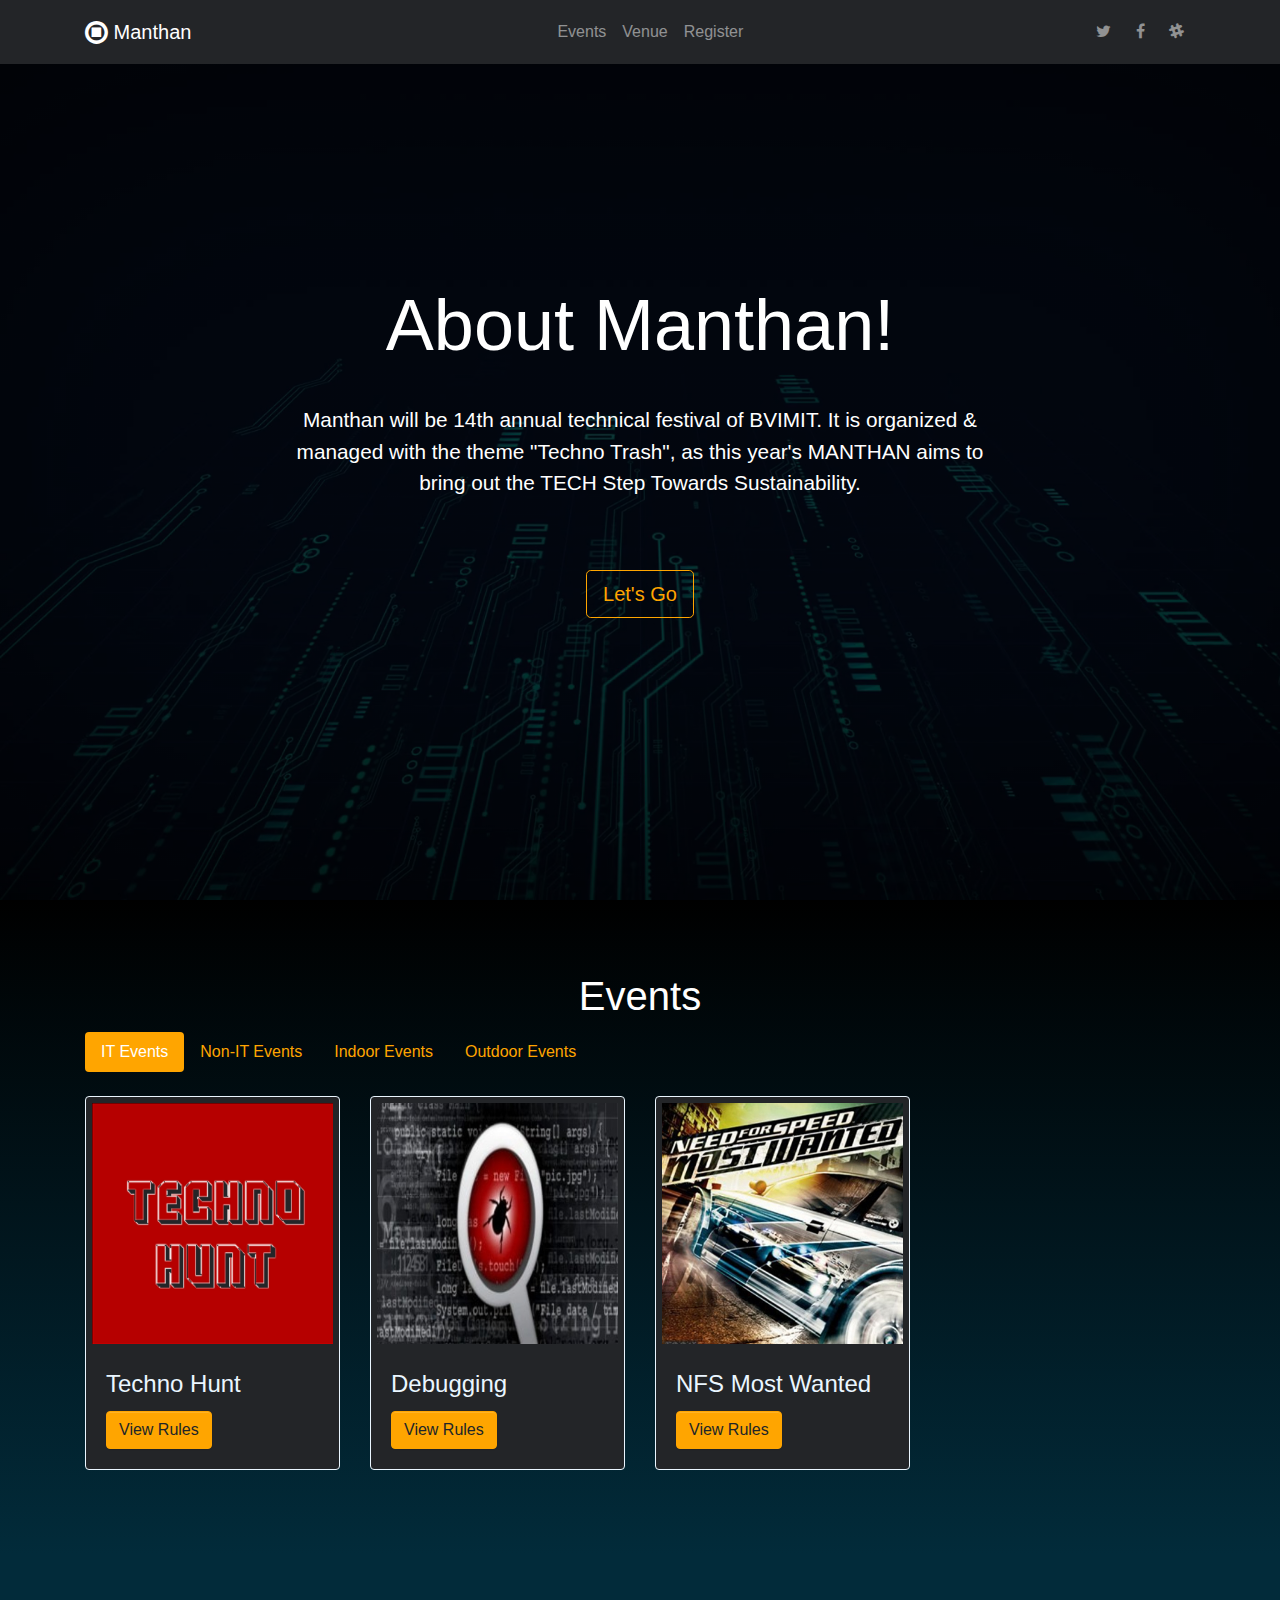
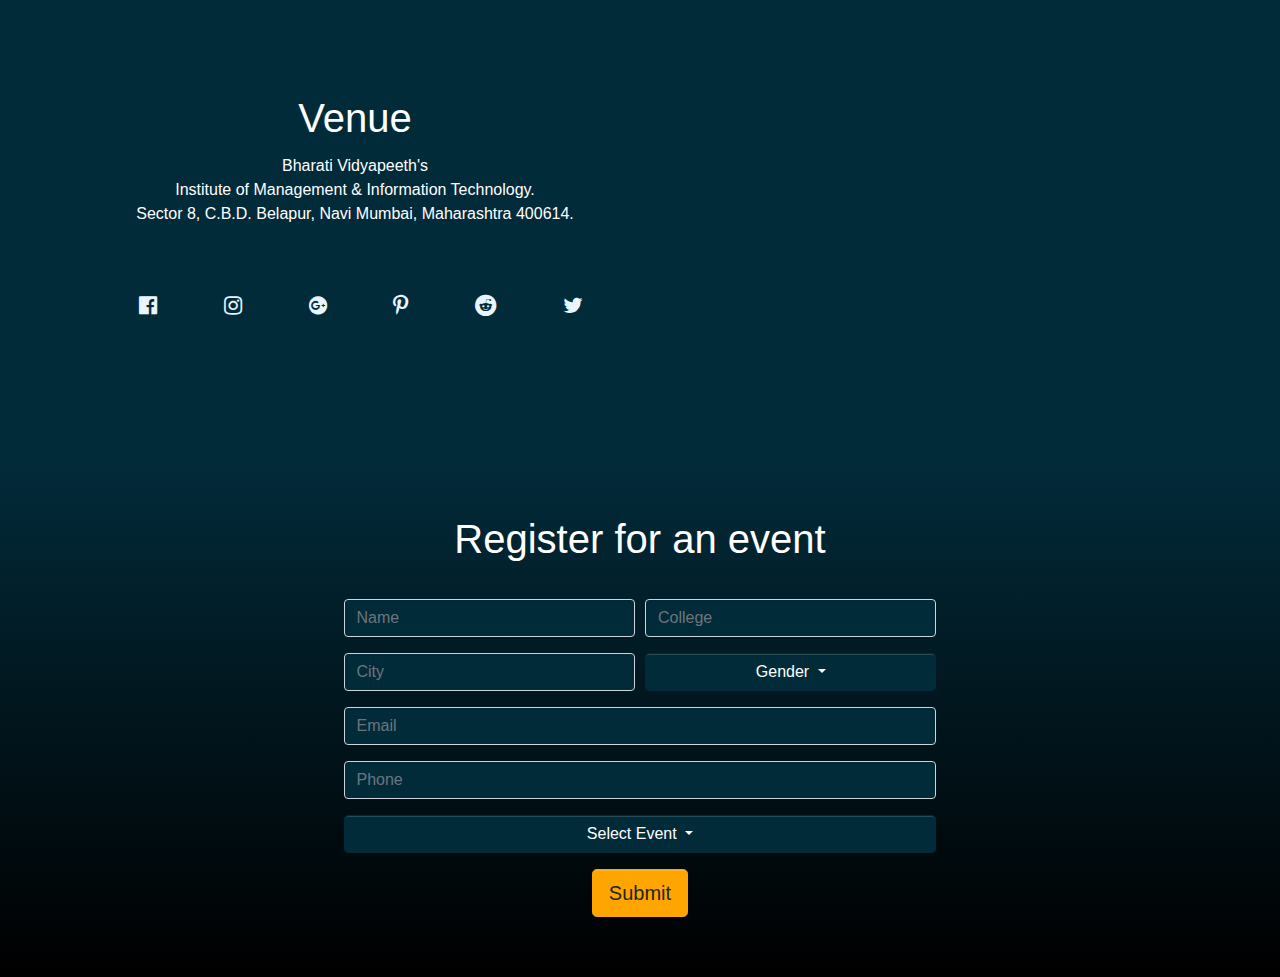
<file: index.html>
<!DOCTYPE html>
<html>

<head>
  <meta charset="utf-8">
  <meta name="viewport" content="width=device-width, initial-scale=1">
  <link rel="stylesheet" href="https://cdnjs.cloudflare.com/ajax/libs/font-awesome/4.7.0/css/font-awesome.min.css" type="text/css">
  <link rel="stylesheet" href="theme.css" type="text/css">
</head>

<body style="">
  <nav class="navbar fixed-top navbar-expand-md navbar-dark bg-dark">
    <div class="container"> <button class="navbar-toggler navbar-toggler-right border-0" type="button" data-toggle="collapse" data-target="#navbar13">
        <span class="navbar-toggler-icon"></span>
      </button>
      <div class="collapse navbar-collapse" id="navbar13" style=""> <a class="navbar-brand d-none d-md-block" href="#" style="">
          <i class="fa d-inline fa-stop-circle-o fa-lg"></i>
          <b> Manthan</b>
        </a>
        <ul class="navbar-nav mx-auto">
          <li class="nav-item"> <a class="nav-link" href="#manthan-events">Events</a> </li>
          <li class="nav-item"> <a class="nav-link" href="#manthan-venue">Venue</a> </li>
          <li class="nav-item"> <a class="nav-link" href="#manthan-register">Register</a> </li>
        </ul>
        <ul class="navbar-nav">
          <li class="nav-item"> <a class="nav-link" href="#">
              <i class="fa fa-twitter fa-fw"></i>
            </a> </li>
          <li class="nav-item"> <a class="nav-link" href="#">
              <i class="fa fa-facebook fa-fw"></i>
            </a> </li>
          <li class="nav-item"> <a class="nav-link" href="#">
              <i class="fa fa-slack fa-fw"></i>
            </a> </li>
        </ul>
      </div>
    </div>
  </nav>
  <div class="py-5 text-center text-white h-100 align-items-center d-flex" style="	background-image: linear-gradient(to bottom, rgba(0, 0, 0, .75), rgba(0, 0, 0, .75)), url(videoblocks-abstract-scifi-tech-background_h8m3zcivm_thumbnail-full14.png);	background-position: center center, center center;	background-size: cover, cover;	background-repeat: repeat, repeat;" id="manthan-intro">
    <div class="container py-5">
      <div class="row">
        <div class="mx-auto col-lg-8 col-md-10">
          <h1 class="display-3 mb-4">About Manthan!</h1>
          <p class="lead mb-5">Manthan will be 14th annual technical festival of BVIMIT. It is organized &amp; managed with the theme "Techno Trash", as this year's MANTHAN aims to bring out the TECH Step Towards Sustainability.</p> <a class="btn btn-lg mx-1 btn-outline-primary" href="#manthan-events">Let's Go</a>
        </div>
      </div>
    </div>
  </div>
  <div class="py-5" id="manthan-events" style="	background-image: linear-gradient(to bottom, rgba(0, 0, 0, 1), rgba(2, 43, 58, 1));	background-position: top left;	background-size: 100%;	background-repeat: repeat;">
    <div class="container">
      <div class="row">
        <div class="col-md-12">
          <h1 class="text-center text-white"> Events </h1>
          <ul class="nav nav-pills">
            <li class="nav-item"> <a href="" class="active nav-link" data-toggle="pill" data-target="#tabone">IT Events</a> </li>
            <li class="nav-item"> <a class="nav-link" href="" data-toggle="pill" data-target="#tabtwo">Non-IT Events</a> </li>
            <li class="nav-item"> <a href="" class="nav-link" data-toggle="pill" data-target="#tabthree">Indoor Events</a> </li>
            <li class="nav-item"> <a href="" class="nav-link" data-toggle="pill" data-target="#tabfour">Outdoor Events</a> </li>
          </ul>
          <div class="tab-content mt-2">
            <div class="tab-pane fade show active" id="tabone" role="tabpanel">
              <div class="row">
                <div class="col-md-3 py-2">
                  <div class="card bg-dark text-light border border-light rounded" style=""> <img class="card-img-top p-1" src="techno_hunt.png" alt="Card image cap">
                    <div class="card-body">
                      <h4 class="card-title">Techno Hunt</h4>
                      <a href="#" class="btn btn-primary" data-target="#techno_hunt_modal" data-toggle="modal">View Rules</a>
                    </div>
                  </div>
                </div>
                <div class="col-md-3 py-2">
                  <div class="card bg-dark text-light border border-light rounded" style=""> <img class="card-img-top p-1" src="debug.jpg" alt="Card image cap">
                    <div class="card-body">
                      <h4 class="card-title">Debugging</h4>
                      <a href="#" class="btn btn-primary">View Rules</a>
                    </div>
                  </div>
                </div>
                <div class="col-md-3 py-2">
                  <div class="card bg-dark text-light border border-light rounded" style=""> <img class="card-img-top p-1" src="most wanted.jpg" alt="Card image cap">
                    <div class="card-body">
                      <h4 class="card-title">NFS Most Wanted</h4>
                      <a href="#" class="btn btn-primary">View Rules</a>
                    </div>
                  </div>
                </div>
              </div>
            </div>
            <div class="tab-pane fade" id="tabtwo" role="tabpanel">
              <div class="row">
                <div class="col-md-3">
                  <div class="card bg-dark text-light border border-light rounded" style=""> <img class="card-img-top p-1" src="best_out_of_waste.jpg" alt="Card image cap">
                    <div class="card-body">
                      <h4 class="card-title">Best Out Of Waste</h4>
                      <a href="#" class="btn btn-primary">View Rules</a>
                    </div>
                  </div>
                </div>
                <div class="col-md-3"></div>
                <div class="col-md-3"></div>
                <div class="col-md-3"></div>
              </div>
            </div>
            <div class="tab-pane fade" id="tabthree" role="tabpanel">
              <div class="row">
                <div class="col-md-3">
                  <div class="card bg-dark text-light border border-light rounded" style=""> <img class="card-img-top p-1" src="chess.jpg" alt="Card image cap">
                    <div class="card-body">
                      <h4 class="card-title">Chess</h4>
                      <a href="#" class="btn btn-primary">View Rules</a>
                    </div>
                  </div>
                </div>
                <div class="col-md-3"></div>
                <div class="col-md-3"></div>
                <div class="col-md-3"></div>
              </div>
            </div>
            <div class="tab-pane fade" id="tabfour" role="tabpanel">
              <div class="row">
                <div class="col-md-3">
                  <div class="card bg-dark text-light border border-light rounded" style=""> <img class="card-img-top p-1" src="treasure_hunt.jpg" alt="Card image cap">
                    <div class="card-body">
                      <h4 class="card-title">Treasure Hunt</h4>
                      <a href="#" class="btn btn-primary">View Rules</a>
                    </div>
                  </div>
                </div>
                <div class="col-md-3"></div>
                <div class="col-md-3"></div>
                <div class="col-md-3"></div>
              </div>
            </div>
          </div>
        </div>
      </div>
    </div>
  </div>
  <div class="py-5 text-white bg-secondary" id="manthan-venue" style="">
    <div class="container">
      <div class="row">
        <div class="col-md-6 text-center align-self-center p-4">
          <h1> Venue </h1>
          <p class="mb-5">Bharati Vidyapeeth's<br>Institute of Management &amp; Information Technology.<br>Sector 8, C.B.D. Belapur, Navi Mumbai, Maharashtra 400614.</p>
          <div class="row">
            <div class="col-md-12 d-flex align-items-center justify-content-around"> <a href="#">
                <i class="d-block fa fa-facebook-official text-light fa-lg mx-2"></i>
              </a> <a href="#">
                <i class="d-block fa fa-instagram text-light fa-lg mx-2"></i>
              </a> <a href="#">
                <i class="d-block fa fa-google-plus-official text-light fa-lg mx-2"></i>
              </a> <a href="#">
                <i class="d-block fa fa-pinterest-p text-light fa-lg mx-2"></i>
              </a> <a href="#">
                <i class="d-block fa fa-reddit text-light fa-lg mx-2"></i>
              </a> <a href="#">
                <i class="d-block fa fa-twitter text-light fa-lg ml-2"></i>
              </a> </div>
          </div>
        </div>
        <div class="col-md-6 p-0"> <iframe width="100%" height="350" src="https://maps.google.com/maps?hl=en&amp;q=New%20York&amp;ie=UTF8&amp;t=&amp;z=14&amp;iwloc=B&amp;output=embed" scrolling="no" frameborder="0"></iframe></div>
      </div>
    </div>
  </div>
  <div class="modal" id="techno_hunt_modal">
    <div class="modal-dialog" role="document">
      <div class="modal-content">
        <div class="modal-header">
          <h5 class="modal-title">TECHNO HUNT</h5> <button type="button" class="close" data-dismiss="modal"> <span>×</span> </button>
        </div>
        <div class="modal-body">
          <b>Participants : </b> Individual. <br>
          <b> Rules : </b>
          <br>
          <ol>
            <li class="text-justify">There are three simple rounds.</li>
            <li class="text-justify">Each round has 10 questions.</li>
            <li class="text-justify">Answer of question will used to unzip the folder.</li>
            <li class="text-justify">More the folders you unzip more are your chances to win the game.</li>
          </ol>
        </div>
        <div class="modal-footer"> <button type="button" class="btn btn-secondary" data-dismiss="modal">Close</button> </div>
      </div>
    </div>
  </div>
  <div class="py-3 text-center text-white" style="	background-image: linear-gradient(to bottom, rgba(2, 43, 58, 1), rgba(0, 0, 0, 1));	background-position: top left;	background-size: 100%;	background-repeat: repeat;" id="manthan-register">
    <div class="container">
      <div class="row">
        <div class="mx-auto p-4 col-lg-7">
          <h1 class="mb-4">Register for an event</h1>
          <form>
            <div class="form-row">
              <div class="form-group col-md-6"> <input type="text" class="form-control bg-secondary" id="form27" placeholder="Name"> </div>
              <div class="form-group col-md-6"> <input type="email" class="form-control bg-secondary" id="form28" placeholder="College"> </div>
            </div>
            <div class="form-row" style="">
              <div class="form-group col-md-6"> <input type="text" class="form-control bg-secondary" id="form27" placeholder="City"> </div>
              <div class="form-group col-md-6">
                <div class="dropdown">
                  <button class="btn form-control dropdown-toggle btn-secondary" type="button" id="dropdownMenu1" data-toggle="dropdown" aria-haspopup="true" aria-expanded="true"> Gender </button>
                  <div class="dropdown-menu" aria-labelledby="dropdownMenu1" style="">
                    <a class="dropdown-item" href="#!">Male</a>
                    <a class="dropdown-item" href="#!">Female</a>
                  </div>
                </div>
              </div>
            </div>
            <div class="form-group"> <input type="email" class="form-control bg-secondary" id="form29" placeholder="Email"> </div>
            <div class="form-group"> <input type="email" class="form-control bg-secondary" id="form29" placeholder="Phone"> </div>
            <div class="form-group">
              <div class="dropdown">
                <button class="btn form-control dropdown-toggle btn-secondary" type="button" id="dropdownMenu1" data-toggle="dropdown" aria-haspopup="true" aria-expanded="true"> Select Event </button>
                <div class="dropdown-menu" aria-labelledby="dropdownMenu1" style="">
                  <a class="dropdown-item" href="#!">Event 1</a>
                  <a class="dropdown-item" href="#!">Event 2</a>
                  <a class="dropdown-item" href="#!">Event 3</a>
                </div>
              </div>
            </div>
            <button type="submit" class="btn btn-lg btn-primary">Submit</button>
          </form>
        </div>
      </div>
    </div>
  </div>
  <script src="https://code.jquery.com/jquery-3.3.1.slim.min.js" integrity="sha384-q8i/X+965DzO0rT7abK41JStQIAqVgRVzpbzo5smXKp4YfRvH+8abtTE1Pi6jizo" crossorigin="anonymous"></script>
  <script src="https://cdnjs.cloudflare.com/ajax/libs/popper.js/1.14.3/umd/popper.min.js" integrity="sha384-ZMP7rVo3mIykV+2+9J3UJ46jBk0WLaUAdn689aCwoqbBJiSnjAK/l8WvCWPIPm49" crossorigin="anonymous"></script>
  <script src="https://stackpath.bootstrapcdn.com/bootstrap/4.1.3/js/bootstrap.min.js" integrity="sha384-ChfqqxuZUCnJSK3+MXmPNIyE6ZbWh2IMqE241rYiqJxyMiZ6OW/JmZQ5stwEULTy" crossorigin="anonymous"></script>
</body>

</html>
</file>
